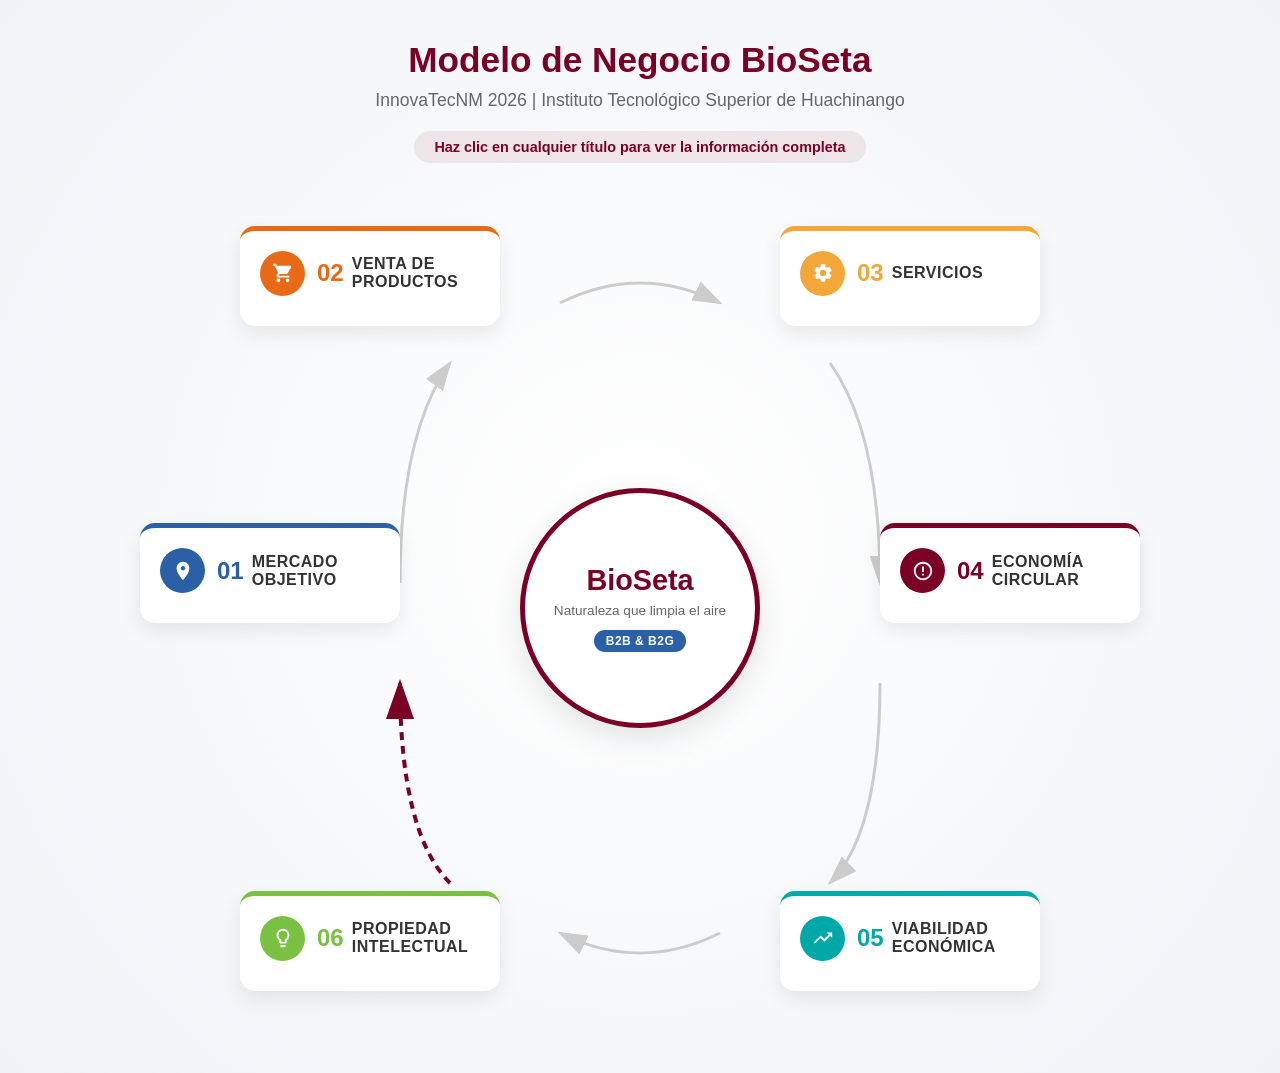
<file: index.html>
<!DOCTYPE html>
<html lang="es">
<head>
<meta charset="UTF-8">
<meta name="viewport" content="width=device-width, initial-scale=1.0">
<title>Modelo de Negocio BioSeta - InnovatecNM 2026</title>
<style>
    :root {
        --primary-red: #7A0026;
        --accent-orange: #E86A17;
        --accent-yellow: #F3A738;
        --accent-blue: #2B60A6;
        --accent-green: #7AC143;
        --accent-teal: #00A8A8;
        --text-dark: #333333;
        --text-light: #666666;
        --bg-color: #F8F9FA;
    }

    * {
        box-sizing: border-box;
        margin: 0;
        padding: 0;
    }

    body {
        font-family: 'Segoe UI', Roboto, Helvetica, Arial, sans-serif;
        background-color: var(--bg-color);
        color: var(--text-dark);
        display: flex;
        justify-content: center;
        align-items: center;
        min-height: 100vh;
        padding: 40px 20px;
        background-image: radial-gradient(circle at center, #ffffff 0%, #f0f2f5 100%);
        overflow-x: hidden;
    }

    .presentation-wrapper {
        max-width: 1200px;
        width: 100%;
        text-align: center;
    }

    .header-title {
        margin-bottom: 20px;
        color: var(--primary-red);
    }

    .header-title h1 {
        font-size: 2.2rem;
        margin-bottom: 10px;
    }

    .header-title p {
        font-size: 1.1rem;
        color: var(--text-light);
    }

    .instruction {
        font-size: 0.9rem;
        color: var(--primary-red);
        margin-bottom: 20px;
        font-weight: bold;
        background: rgba(122, 0, 38, 0.08);
        display: inline-block;
        padding: 8px 20px;
        border-radius: 20px;
        animation: pulse 2s infinite;
    }

    @keyframes pulse {
        0% { transform: scale(1); }
        50% { transform: scale(1.03); }
        100% { transform: scale(1); }
    }

    /* --- Infographic Circular Layout --- */
    .infographic-container {
        position: relative;
        width: 1000px;
        height: 850px;
        margin: 0 auto;
        display: flex;
        justify-content: center;
        align-items: center;
    }

    /* Central Hub */
    .center-hub {
        position: absolute;
        width: 240px;
        height: 240px;
        background: #ffffff;
        border-radius: 50%;
        box-shadow: 0 10px 30px rgba(0,0,0,0.1);
        display: flex;
        flex-direction: column;
        justify-content: center;
        align-items: center;
        z-index: 10;
        border: 5px solid var(--primary-red);
        transition: all 0.3s ease;
    }

    .center-hub h2 {
        font-size: 1.8rem;
        color: var(--primary-red);
        margin-bottom: 5px;
    }

    .center-hub .tagline {
        font-size: 0.85rem;
        color: var(--text-light);
        text-align: center;
        padding: 0 15px;
        line-height: 1.3;
    }

    .center-hub .badge {
        background: var(--accent-blue);
        color: white;
        padding: 4px 12px;
        border-radius: 12px;
        font-size: 0.75rem;
        margin-top: 10px;
        font-weight: bold;
        letter-spacing: 0.5px;
    }

    /* SVG Arrows Overlay */
    .arrows-overlay {
        position: absolute;
        top: 0;
        left: 0;
        width: 100%;
        height: 100%;
        pointer-events: none;
        z-index: 1;
        transition: opacity 0.3s ease;
    }

    .arrows-overlay.dimmed {
        opacity: 0.1;
    }

    /* Nodes Base Style */
    .node {
        position: absolute;
        width: 260px;
        background: #ffffff;
        border-radius: 15px;
        padding: 20px;
        box-shadow: 0 8px 20px rgba(0,0,0,0.08);
        text-align: left;
        z-index: 5;
        cursor: pointer;
        border-top: 5px solid;
        transition: all 0.3s cubic-bezier(0.25, 0.8, 0.25, 1);
        user-select: none;
    }

    .node:hover {
        transform: translateY(-5px) scale(1.02);
        box-shadow: 0 15px 30px rgba(0,0,0,0.15);
    }

    .node-header {
        display: flex;
        align-items: center;
        margin-bottom: 10px;
    }

    .node-icon {
        width: 45px;
        height: 45px;
        border-radius: 50%;
        display: flex;
        justify-content: center;
        align-items: center;
        margin-right: 12px;
        flex-shrink: 0;
        color: white;
    }

    .node-icon svg {
        width: 22px;
        height: 22px;
        fill: currentColor;
    }

    .node-number {
        font-size: 1.5rem;
        font-weight: 800;
        line-height: 1;
        color: var(--text-light);
        margin-right: 8px;
    }

    .node-title {
        font-size: 1rem;
        font-weight: 700;
        color: var(--text-dark);
        text-transform: uppercase;
        letter-spacing: 0.5px;
    }

    /* Hidden detailed content in circular view */
    .node-content {
        font-size: 0.85rem;
        color: var(--text-light);
        line-height: 1.5;
        display: none; /* Hidden by default */
    }

    /* --- Expanded Modal State --- */
    .backdrop {
        position: fixed;
        top: 0; left: 0;
        width: 100%; height: 100%;
        background: rgba(0,0,0,0.6);
        z-index: 99;
        opacity: 0;
        visibility: hidden;
        transition: all 0.3s ease;
        backdrop-filter: blur(4px);
    }

    .backdrop.active {
        opacity: 1;
        visibility: visible;
    }

    .node.expanded {
        position: fixed;
        top: 50%;
        left: 50%;
        transform: translate(-50%, -50%) scale(1);
        width: 90%;
        max-width: 550px;
        z-index: 100;
        cursor: default;
        box-shadow: 0 25px 60px rgba(0,0,0,0.3);
        border-top-width: 8px;
        border-radius: 20px;
        padding: 30px;
        animation: expandAnim 0.3s ease-out forwards;
    }

    @keyframes expandAnim {
        from {
            opacity: 0;
            transform: translate(-50%, -45%) scale(0.8);
        }
        to {
            opacity: 1;
            transform: translate(-50%, -50%) scale(1);
        }
    }

    .node.expanded:hover {
        transform: translate(-50%, -50%); /* Prevent hover lift */
    }

    .node.expanded .node-content {
        display: block; /* Show content when expanded */
        font-size: 0.95rem;
    }

    .node.expanded .node-header {
        margin-bottom: 20px;
        border-bottom: 1px solid #eee;
        padding-bottom: 15px;
    }

    .node.expanded .node-number {
        font-size: 2rem;
    }

    .node.expanded .node-title {
        font-size: 1.3rem;
    }

    .node.expanded .node-icon {
        width: 55px;
        height: 55px;
    }
    
    .node.expanded .node-icon svg {
        width: 28px;
        height: 28px;
    }

    /* Close button inside expanded node */
    .close-btn {
        display: none;
        position: absolute;
        top: 15px;
        right: 20px;
        font-size: 1.8rem;
        font-weight: bold;
        color: #999;
        cursor: pointer;
        line-height: 1;
        transition: color 0.2s;
    }

    .close-btn:hover {
        color: var(--primary-red);
    }

    .node.expanded .close-btn {
        display: block;
    }

    /* Lists inside expanded content */
    .node-content ul {
        list-style: none;
        padding-left: 0;
        margin-top: 10px;
    }

    .node-content li {
        position: relative;
        padding-left: 20px;
        margin-bottom: 8px;
    }

    .node-content li::before {
        content: "•";
        position: absolute;
        left: 0;
        color: inherit;
        font-weight: bold;
        font-size: 1.2rem;
        line-height: 1;
    }

    .highlight-text {
        font-weight: bold;
        color: var(--primary-red);
    }

    /* Node Positioning & Colors */
    .node-01 { top: 40%; left: 0%; border-top-color: var(--accent-blue); }
    .node-01 .node-icon { background-color: var(--accent-blue); }
    .node-01 .node-number { color: var(--accent-blue); }

    .node-02 { top: 5%; left: 10%; border-top-color: var(--accent-orange); }
    .node-02 .node-icon { background-color: var(--accent-orange); }
    .node-02 .node-number { color: var(--accent-orange); }

    .node-03 { top: 5%; right: 10%; border-top-color: var(--accent-yellow); }
    .node-03 .node-icon { background-color: var(--accent-yellow); }
    .node-03 .node-number { color: var(--accent-yellow); }

    .node-04 { top: 40%; right: 0%; border-top-color: var(--primary-red); }
    .node-04 .node-icon { background-color: var(--primary-red); }
    .node-04 .node-number { color: var(--primary-red); }

    .node-05 { bottom: 5%; right: 10%; border-top-color: var(--accent-teal); }
    .node-05 .node-icon { background-color: var(--accent-teal); }
    .node-05 .node-number { color: var(--accent-teal); }

    .node-06 { bottom: 5%; left: 10%; border-top-color: var(--accent-green); }
    .node-06 .node-icon { background-color: var(--accent-green); }
    .node-06 .node-number { color: var(--accent-green); }

    /* Responsive Design */
    @media (max-width: 1050px) {
        .infographic-container {
            width: 100%;
            height: auto;
            flex-direction: column;
            padding-top: 20px;
        }

        .center-hub {
            position: relative;
            margin-bottom: 40px;
            transform: none;
            top: auto; left: auto;
        }

        .arrows-overlay {
            display: none;
        }

        .node {
            position: relative;
            width: 100%;
            max-width: 500px;
            margin-bottom: 20px;
            top: auto; left: auto; right: auto; bottom: auto;
        }
        
        .node:hover {
            transform: translateY(-5px);
        }

        .node.expanded {
            width: 95%;
            max-width: 500px;
        }

        /* Add connecting lines for mobile */
        .node::after {
            content: "↓";
            display: block;
            text-align: center;
            font-size: 1.5rem;
            color: #ccc;
            margin-top: 15px;
            position: absolute;
            bottom: -30px;
            left: 50%;
            transform: translateX(-50%);
        }
        
        .node-06::after {
            content: "↺";
        }
    }
</style>
</head>
<body>

<!-- Backdrop for modal effect -->
<div class="backdrop" id="backdrop"></div>

<div class="presentation-wrapper">
    <div class="header-title">
        <h1>Modelo de Negocio BioSeta</h1>
        <p>InnovaTecNM 2026 | Instituto Tecnológico Superior de Huachinango</p>
    </div>
    
    <div class="instruction">Haz clic en cualquier título para ver la información completa</div>

    <div class="infographic-container" id="infographic">
        
        <!-- SVG Arrows connecting nodes -->
        <svg class="arrows-overlay" id="arrowsSvg" viewBox="0 0 1000 850" preserveAspectRatio="xMidYMid meet">
            <defs>
                <marker id="arrowhead" markerWidth="10" markerHeight="7" refX="9" refY="3.5" orient="auto">
                    <polygon points="0 0, 10 3.5, 0 7" fill="#cccccc" />
                </marker>
                <marker id="arrowhead-red" markerWidth="10" markerHeight="7" refX="9" refY="3.5" orient="auto">
                    <polygon points="0 0, 10 3.5, 0 7" fill="#7A0026" />
                </marker>
            </defs>
            <!-- Connecting paths (clockwise) -->
            <!-- 01 to 02 -->
            <path d="M 260 400 Q 260 250, 310 180" fill="none" stroke="#cccccc" stroke-width="3" marker-end="url(#arrowhead)" />
            <!-- 02 to 03 -->
            <path d="M 420 120 Q 500 80, 580 120" fill="none" stroke="#cccccc" stroke-width="3" marker-end="url(#arrowhead)" />
            <!-- 03 to 04 -->
            <path d="M 690 180 Q 740 250, 740 400" fill="none" stroke="#cccccc" stroke-width="3" marker-end="url(#arrowhead)" />
            <!-- 04 to 05 -->
            <path d="M 740 500 Q 740 650, 690 700" fill="none" stroke="#cccccc" stroke-width="3" marker-end="url(#arrowhead)" />
            <!-- 05 to 06 -->
            <path d="M 580 750 Q 500 790, 420 750" fill="none" stroke="#cccccc" stroke-width="3" marker-end="url(#arrowhead)" />
            <!-- 06 to 01 (Circular economy loop) -->
            <path d="M 310 700 Q 260 650, 260 500" fill="none" stroke="#7A0026" stroke-width="4" stroke-dasharray="8,6" marker-end="url(#arrowhead-red)" />
        </svg>

        <!-- Central Hub -->
        <div class="center-hub">
            <h2>BioSeta</h2>
            <div class="tagline">Naturaleza que limpia el aire</div>
            <div class="badge">B2B & B2G</div>
        </div>

        <!-- Node 01: Market -->
        <div class="node node-01" tabindex="0">
            <div class="close-btn">&times;</div>
            <div class="node-header">
                <div class="node-icon">
                    <svg viewBox="0 0 24 24"><path d="M12 2C8.13 2 5 5.13 5 9c0 5.25 7 13 7 13s7-7.75 7-13c0-3.87-3.13-7-7-7zm0 9.5c-1.38 0-2.5-1.12-2.5-2.5s1.12-2.5 2.5-2.5 2.5 1.12 2.5 2.5-1.12 2.5-2.5 2.5z"/></svg>
                </div>
                <span class="node-number">01</span>
                <span class="node-title">Mercado Objetivo</span>
            </div>
            <div class="node-content">
                <p><strong>Dos segmentos principales:</strong></p>
                <p style="margin-top:8px;"><strong>Sector Público:</strong></p>
                <ul>
                    <li>Gobiernos municipales</li>
                    <li>Dependencias ambientales</li>
                    <li>Infraestructura urbana</li>
                    <li>Proyectos ambientales</li>
                </ul>
                <p style="margin-top:12px;"><strong>Sector Privado:</strong></p>
                <ul>
                    <li>Fábricas</li>
                    <li>Centros logísticos</li>
                    <li>Empresas</li>
                    <li>Organizaciones con responsabilidad social</li>
                </ul>
            </div>
        </div>

        <!-- Node 02: Product Sales -->
        <div class="node node-02" tabindex="0">
            <div class="close-btn">&times;</div>
            <div class="node-header">
                <div class="node-icon">
                    <svg viewBox="0 0 24 24"><path d="M7 18c-1.1 0-1.99.9-1.99 2S5.9 22 7 22s2-.9 2-2-.9-2-2-2zM1 2v2h2l3.6 7.59-1.35 2.45c-.16.28-.25.61-.25.96 0 1.1.9 2 2 2h12v-2H7.42c-.14 0-.25-.11-.25-.25l.03-.12.9-1.63h7.45c.75 0 1.41-.41 1.75-1.03l3.58-6.49c.08-.14.12-.31.12-.48 0-.55-.45-1-1-1H5.21l-.94-2H1zm16 16c-1.1 0-1.99.9-1.99 2s.89 2 1.99 2 2-.9 2-2-.9-2-2-2z"/></svg>
                </div>
                <span class="node-number">02</span>
                <span class="node-title">Venta de Productos</span>
            </div>
            <div class="node-content">
                <p>Fabricación y comercialización de sistemas de filtración ecológica para PM 2.5.</p>
                <ul>
                    <li>Pedidos individuales</li>
                    <li>Compras por volumen</li>
                </ul>
                <div style="background: #f8f9fa; padding: 12px; border-radius: 8px; margin-top: 15px;">
                    <p><strong>Economía por unidad:</strong></p>
                    <p><span class="highlight-text">Costo Integral:</span> $4,880 MXN</p>
                    <p><span class="highlight-text">Precio Objetivo:</span> $7,510 MXN</p>
                    <p><span class="highlight-text">Utilidad por unidad:</span> $2,630 MXN</p>
                    <p><span class="highlight-text">Margen objetivo:</span> 35%</p>
                </div>
            </div>
        </div>

        <!-- Node 03: Services -->
        <div class="node node-03" tabindex="0">
            <div class="close-btn">&times;</div>
            <div class="node-header">
                <div class="node-icon">
                    <svg viewBox="0 0 24 24"><path d="M19.14,12.94c0.04-0.3,0.06-0.61,0.06-0.94c0-0.32-0.02-0.64-0.06-0.94l2.03-1.58c0.18-0.14,0.23-0.41,0.12-0.61 l-1.92-3.32c-0.12-0.22-0.37-0.29-0.59-0.22l-2.39,0.96c-0.5-0.38-1.03-0.7-1.62-0.94L14.4,2.81c-0.04-0.24-0.24-0.41-0.48-0.41 h-3.84c-0.24,0-0.43,0.17-0.47,0.41L9.25,5.35C8.66,5.59,8.12,5.92,7.63,6.29L5.24,5.33c-0.22-0.08-0.47,0-0.59,0.22L2.73,8.87 C2.62,9.08,2.66,9.34,2.86,9.48l2.03,1.58C4.84,11.36,4.8,11.69,4.8,12s0.02,0.64,0.06,0.94l-2.03,1.58 c-0.18,0.14-0.23,0.41-0.12,0.61l1.92,3.32c0.12,0.22,0.37,0.29,0.59,0.22l2.39-0.96c0.5,0.38,1.03,0.7,1.62,0.94l0.36,2.54 c0.05,0.24,0.24,0.41,0.48,0.41h3.84c0.24,0,0.44-0.17,0.47-0.41l0.36-2.54c0.59-0.24,1.13-0.56,1.62-0.94l2.39,0.96 c0.22,0.08,0.47,0,0.59-0.22l1.92-3.32c0.12-0.22,0.07-0.47-0.12-0.61L19.14,12.94z M12,15.6c-1.98,0-3.6-1.62-3.6-3.6 s1.62-3.6,3.6-3.6s3.6,1.62,3.6,3.6S13.98,15.6,12,15.6z"/></svg>
                </div>
                <span class="node-number">03</span>
                <span class="node-title">Servicios</span>
            </div>
            <div class="node-content">
                <p>Modelo recurrente para asegurar la eficiencia del sistema:</p>
                <ul>
                    <li><strong>Instalación</strong> especializada</li>
                    <li><strong>Mantenimiento</strong> preventivo</li>
                    <li><strong>Sustitución</strong> programada</li>
                    <li><strong>Monitoreo</strong> continuo</li>
                </ul>
                <p style="margin-top:15px; font-style: italic; color: var(--primary-red);">
                    La continuidad del servicio es clave para nuestro modelo.
                </p>
            </div>
        </div>

        <!-- Node 04: Circular Economy -->
        <div class="node node-04" tabindex="0">
            <div class="close-btn">&times;</div>
            <div class="node-header">
                <div class="node-icon">
                    <svg viewBox="0 0 24 24"><path d="M12 2C6.48 2 2 6.48 2 12s4.48 10 10 10 10-4.48 10-10S17.52 2 12 2zm0 18c-4.41 0-8-3.59-8-8s3.59-8 8-8 8 3.59 8 8-3.59 8-8 8zm-1-13h2v6h-2zm0 8h2v2h-2z"/></svg>
                </div>
                <span class="node-number">04</span>
                <span class="node-title">Economía Circular</span>
            </div>
            <div class="node-content">
                <p>Más que vender filtros, construimos un modelo circular y recurrente:</p>
                <ul>
                    <li><strong>Recolección</strong> del filtro utilizado</li>
                    <li><strong>Aprovechamiento</strong> de materiales</li>
                    <li><strong>Continuidad</strong> del servicio</li>
                </ul>
                <p style="margin-top:15px; font-weight: bold; color: var(--primary-red);">
                    ¡Cerrando el ciclo de vida del producto!
                </p>
            </div>
        </div>

        <!-- Node 05: Economics -->
        <div class="node node-05" tabindex="0">
            <div class="close-btn">&times;</div>
            <div class="node-header">
                <div class="node-icon">
                    <svg viewBox="0 0 24 24"><path d="M16 6l2.29 2.29-4.88 4.88-4-4L2 16.59 3.41 18l6-6 4 4 6.3-6.29L22 12V6z"/></svg>
                </div>
                <span class="node-number">05</span>
                <span class="node-title">Viabilidad Económica</span>
            </div>
            <div class="node-content">
                <p><strong>Punto de equilibrio:</strong> 7 unidades / mes</p>
                <div style="background: #f8f9fa; padding: 12px; border-radius: 8px; margin-top: 15px;">
                    <p><strong>Escenario de Crecimiento y Escalabilidad:</strong></p>
                    <ul>
                        <li>Etapa de Validación</li>
                        <li>Crecimiento: 20 unidades / mes</li>
                        <li>Recurrencia</li>
                    </ul>
                    <p style="margin-top: 8px;"><strong>Ingresos proyectados:</strong> $150,200.00 MXN</p>
                    <p><strong>Utilidad mensual:</strong> $34,560.00 MXN</p>
                </div>
            </div>
        </div>

        <!-- Node 06: IP and Value -->
        <div class="node node-06" tabindex="0">
            <div class="close-btn">&times;</div>
            <div class="node-header">
                <div class="node-icon">
                    <svg viewBox="0 0 24 24"><path d="M9 21c0 .55.45 1 1 1h4c.55 0 1-.45 1-1v-1H9v1zm3-19C8.14 2 5 5.14 5 9c0 2.38 1.19 4.47 3 5.74V17c0 .55.45 1 1 1h6c.55 0 1-.45 1-1v-2.26c1.81-1.27 3-3.36 3-5.74 0-3.86-3.14-7-7-7zm2.85 11.1l-.85.6V16h-4v-2.3l-.85-.6C7.8 12.16 7 10.63 7 9c0-2.76 2.24-5 5-5s5 2.24 5 5c0 1.63-.8 3.16-2.15 4.1z"/></svg>
                </div>
                <span class="node-number">06</span>
                <span class="node-title">Propiedad Intelectual</span>
            </div>
            <div class="node-content">
                <p><strong>Registro de Marca:</strong> BioSeta y su logotipo (Protección frente a IMPI).</p>
                <p style="margin-top:12px;"><strong>Modelo de Utilidad:</strong> Nuestra ventaja competitiva.</p>
                <ul>
                    <li>Carcasa</li>
                    <li>Filtro</li>
                    <li>Servicios</li>
                </ul>
            </div>
        </div>

    </div>
</div>

<script>
    document.addEventListener('DOMContentLoaded', () => {
        const nodes = document.querySelectorAll('.node');
        const backdrop = document.getElementById('backdrop');
        const arrowsSvg = document.getElementById('arrowsSvg');

        // Function to close all expanded nodes
        const closeAllNodes = () => {
            nodes.forEach(n => n.classList.remove('expanded'));
            backdrop.classList.remove('active');
            arrowsSvg.classList.remove('dimmed');
        };

        nodes.forEach(node => {
            // Click event to expand
            node.addEventListener('click', (e) => {
                // If clicking the close button, close it
                if (e.target.classList.contains('close-btn')) {
                    closeAllNodes();
                    return;
                }

                // If clicking outside the expanded node content (but inside node), do nothing
                if (node.classList.contains('expanded') && !e.target.closest('.node-header') && !e.target.closest('.node-content')) {
                    return;
                }

                e.stopPropagation(); // Prevent bubbling to document

                // If this node is already expanded, don't do anything
                if (node.classList.contains('expanded')) return;

                // Close any other expanded nodes
                nodes.forEach(n => n.classList.remove('expanded'));
                
                // Expand current node
                node.classList.add('expanded');
                backdrop.classList.add('active');
                arrowsSvg.classList.add('dimmed');
            });

            // Keyboard accessibility (Enter key)
            node.addEventListener('keydown', (e) => {
                if (e.key === 'Enter' || e.key === ' ') {
                    e.preventDefault();
                    // Simulate a click on the node header to expand
                    const fakeEvent = new MouseEvent('click', {
                        bubbles: true,
                        cancelable: true,
                        view: window
                    });
                    node.dispatchEvent(fakeEvent);
                }
            });
        });

        // Close when clicking the backdrop
        backdrop.addEventListener('click', closeAllNodes);

        // Close when pressing the Escape key
        document.addEventListener('keydown', (e) => {
            if (e.key === 'Escape') {
                closeAllNodes();
            }
        });
    });
</script>

</body>
</html>
</file>
